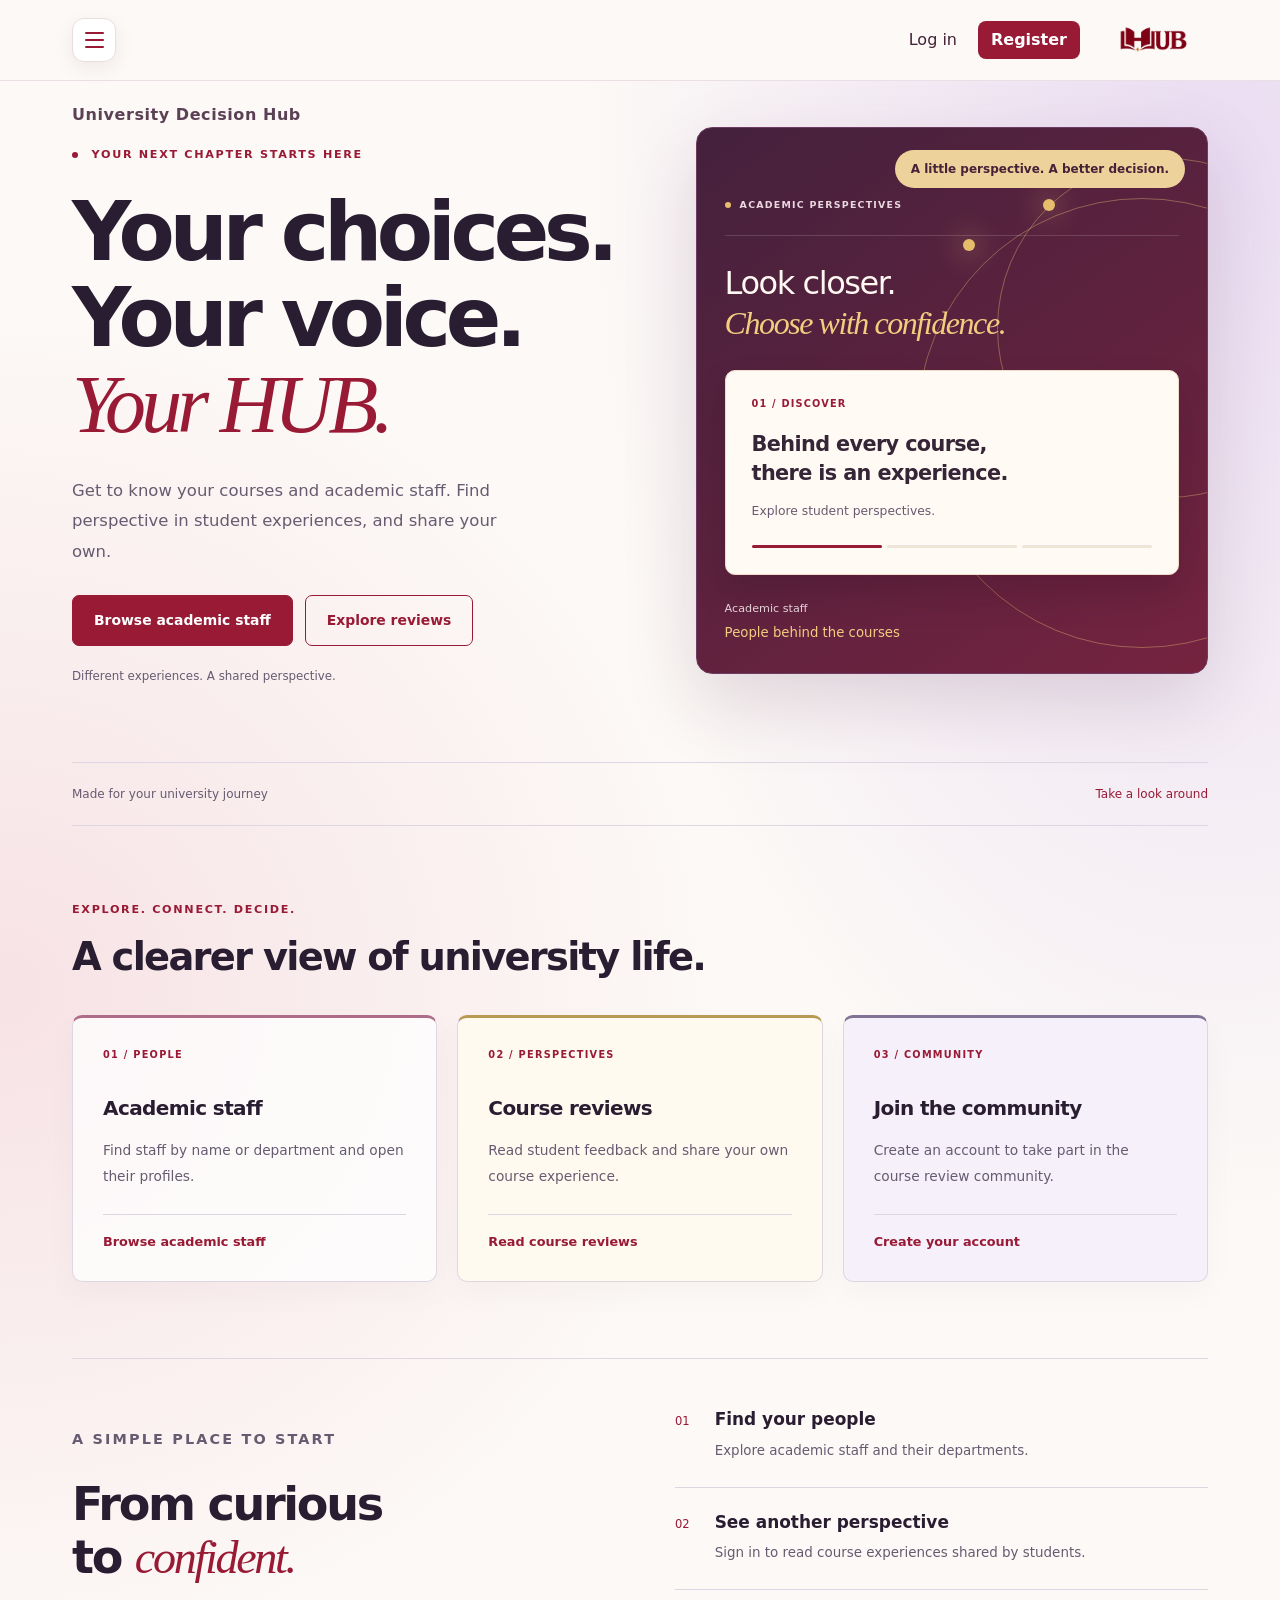
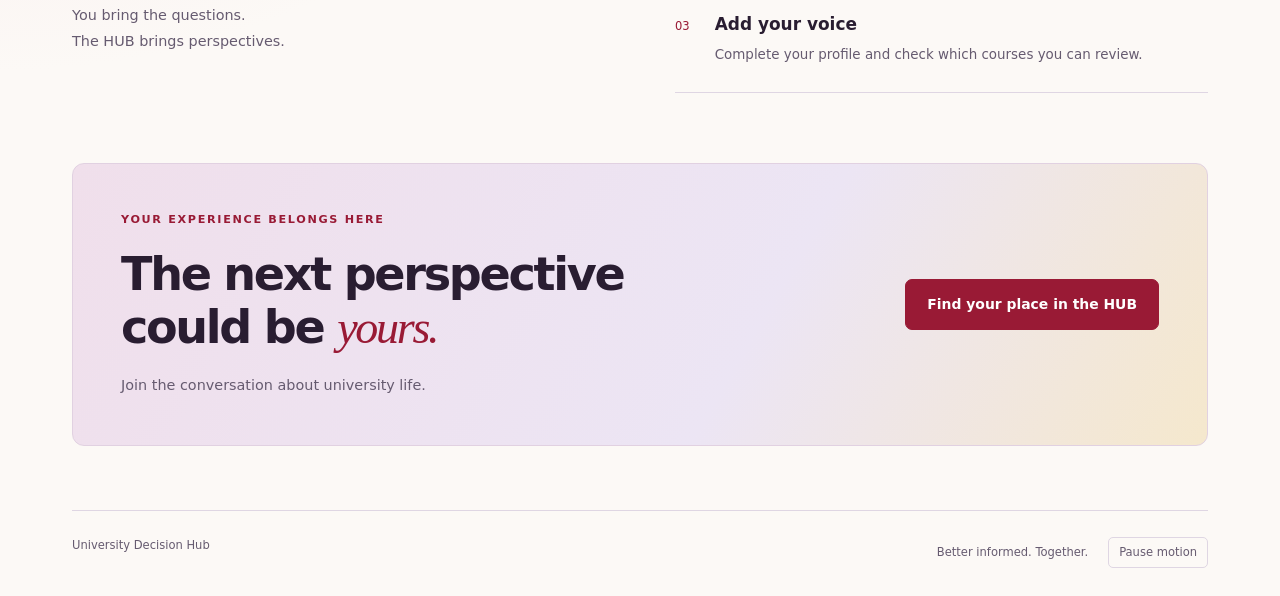
<file: Frontend/index.html>
<!DOCTYPE html>
<html lang="en">
<head>
  <meta charset="UTF-8">
  <meta name="viewport" content="width=device-width, initial-scale=1.0">
  <meta name="description" content="Explore academic staff and course reviews with University Decision Hub.">
  <title>University Decision Hub</title>
  <link rel="stylesheet" href="css/shared/global.css">
  <link rel="stylesheet" href="css/shared/navbar.css?v=shared-drawer-20261120">
  <link rel="stylesheet" href="css/pages/home.css?v=review-style-3">
</head>
<body class="home-body">
  <main class="page home-page">
    <section class="home-hero" aria-labelledby="home-title">
      <div class="home-hero-copy">
      <p class="home-university-name">University Decision Hub</p>
      <p class="home-eyebrow"><span></span> Your next chapter starts here</p>
      <h1 id="home-title">Your choices.<br>Your voice.<br><em>Your HUB.</em></h1>
      <p class="home-lead">Get to know your courses and academic staff. Find perspective in student experiences, and share your own.</p>
      <div class="home-actions">
        <a class="button" href="Pages/reviews/instructors.html">Browse academic staff</a>
        <a class="button secondary" href="Pages/reviews/reviews.html" data-members-path="Pages/reviews/reviews.html">Explore reviews </a>
      </div>
      <p class="home-hero-footnote">Different experiences. A shared perspective.</p>
      </div>
      <div class="home-visual" aria-hidden="true"><div class="home-orbit home-orbit-one"></div><div class="home-orbit home-orbit-two"></div>
        <div class="home-floating-note">A little perspective. A better decision.</div><div class="home-preview-header"><span class="home-preview-dot"></span> ACADEMIC PERSPECTIVES </div>
        <div class="home-preview-heading">Look closer.<br><em>Choose with confidence.</em></div>
        <div class="home-preview-card"><span class="home-card-label">01 / DISCOVER</span><strong>Behind every course,<br>there is an experience.</strong><span>Explore student perspectives.</span><div class="home-card-lines"><i></i><i></i><i></i></div></div>
        <div class="home-preview-bottom"><span>Academic staff<br><strong>People behind the courses</strong></span></div>
      </div>
    </section>

    <div class="home-section-divider"><span>Made for your university journey</span><a href="#features-title">Take a look around </a></div>

    <section class="home-features home-reveal" aria-labelledby="features-title">
      <p class="home-eyebrow">Explore. Connect. Decide.</p>
      <h2 id="features-title">A clearer view of university life.</h2>
      <div class="home-feature-grid">
        <article class="home-feature">
          <span class="home-feature-number">01 / PEOPLE</span>
          <h3>Academic staff</h3>
          <p>Find staff by name or department and open their profiles.</p>
          <a href="Pages/reviews/instructors.html">Browse academic staff </a>
        </article>
        <article class="home-feature">
          <span class="home-feature-number">02 / PERSPECTIVES</span>
          <h3>Course reviews</h3>
          <p>Read student feedback and share your own course experience.</p>
          <a href="Pages/reviews/reviews.html" data-members-path="Pages/reviews/reviews.html">Read course reviews </a>
        </article>
        <article class="home-feature">
          <span class="home-feature-number">03 / COMMUNITY</span>
          <h3>Join the community</h3>
          <p>Create an account to take part in the course review community.</p>
          <a href="Pages/auth/register.html">Create your account </a>
        </article>
      </div>
    </section>

    <section class="home-journey home-reveal" aria-labelledby="journey-title">
      <div><p class="home-eyebrow">A simple place to start</p><h2 id="journey-title">From curious<br>to <em>confident.</em></h2><p>You bring the questions.<br>The HUB brings perspectives.</p></div>
      <ol class="home-steps">
        <li><span class="home-step-number">01</span><div><h3>Find your people</h3><p>Explore academic staff and their departments.</p></div></li>
        <li><span class="home-step-number">02</span><div><h3>See another perspective</h3><p>Sign in to read course experiences shared by students.</p></div></li>
        <li><span class="home-step-number">03</span><div><h3>Add your voice</h3><p>Complete your profile and check which courses you can review.</p></div></li>
      </ol>
    </section>

    <section class="home-invitation home-reveal" aria-labelledby="invitation-title">
      <div><p class="home-eyebrow">Your experience belongs here</p><h2 id="invitation-title">The next perspective<br>could be <em>yours.</em></h2><p>Join the conversation about university life.</p></div>
      <a class="button" href="Pages/auth/register.html">Find your place in the HUB </a>
    </section>

    <footer class="home-footer"><span>University Decision Hub</span><div><span>Better informed. Together.</span><button class="home-motion-toggle" type="button" aria-pressed="false" hidden>Pause motion</button></div></footer>
  </main>

  <script src="js/shared/api.js"></script>
  <script src="js/shared/navbar.js?v=shared-drawer-20261120"></script>
  <script src="js/pages/home.js"></script>
</body>
</html>
</file>
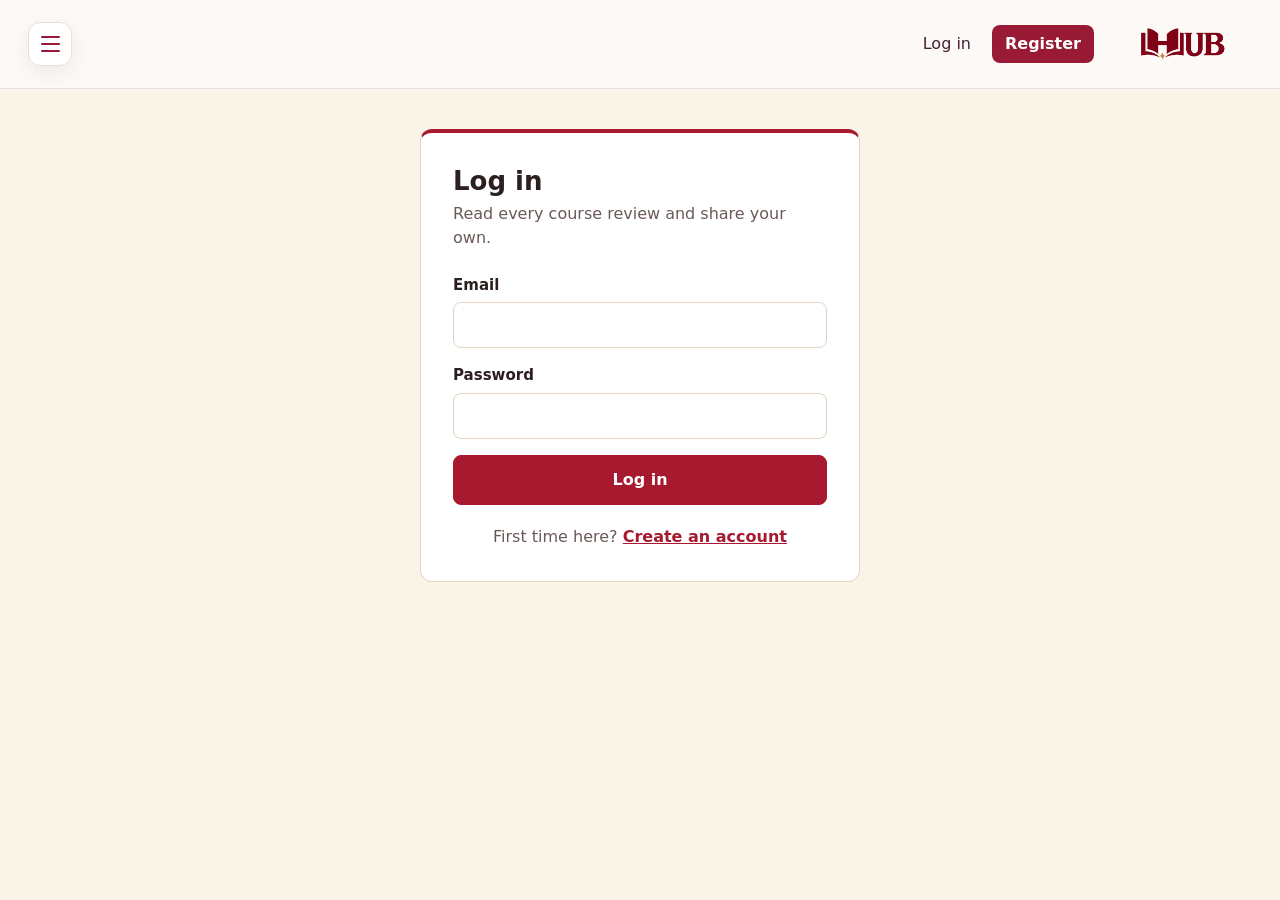
<file: Frontend/Pages/auth/login.html>
<!DOCTYPE html>
<html lang="en">
<head>
  <meta charset="UTF-8">
  <meta name="viewport" content="width=device-width, initial-scale=1.0">
  <title>Log in · University Decision Hub</title>
  <link rel="stylesheet" href="../../css/shared/global.css">
  <link rel="stylesheet" href="../../css/shared/navbar.css?v=shared-drawer-20261120">
  <link rel="stylesheet" href="../../css/pages/auth.css">
</head>
<body>
  <main class="auth-shell">
    <div class="auth-card">
      <h1>Log in</h1>
      <p class="auth-lead">Read every course review and share your own.</p>

      <p class="notice" data-next-notice hidden>Log in to continue to the page you asked for.</p>

      <form data-auth-form="login" novalidate>
        <div class="field">
          <label for="email">Email</label>
          <input id="email" name="email" type="email" autocomplete="email" required>
          <p class="field-error" data-error-for="email"></p>
        </div>

        <div class="field">
          <label for="password">Password</label>
          <input id="password" name="password" type="password" autocomplete="current-password" required>
          <p class="field-error" data-error-for="password"></p>
        </div>

        <p class="form-message" data-form-message role="alert" hidden></p>

        <button type="submit" class="button">Log in</button>
      </form>

      <p class="auth-switch">First time here? <a href="register.html" data-keep-next>Create an account</a></p>
    </div>
  </main>

  <script src="../../js/shared/api.js"></script>
  <script src="../../js/shared/navbar.js?v=shared-drawer-20261120"></script>
  <script src="../../js/pages/auth.js"></script>
</body>
</html>
</file>
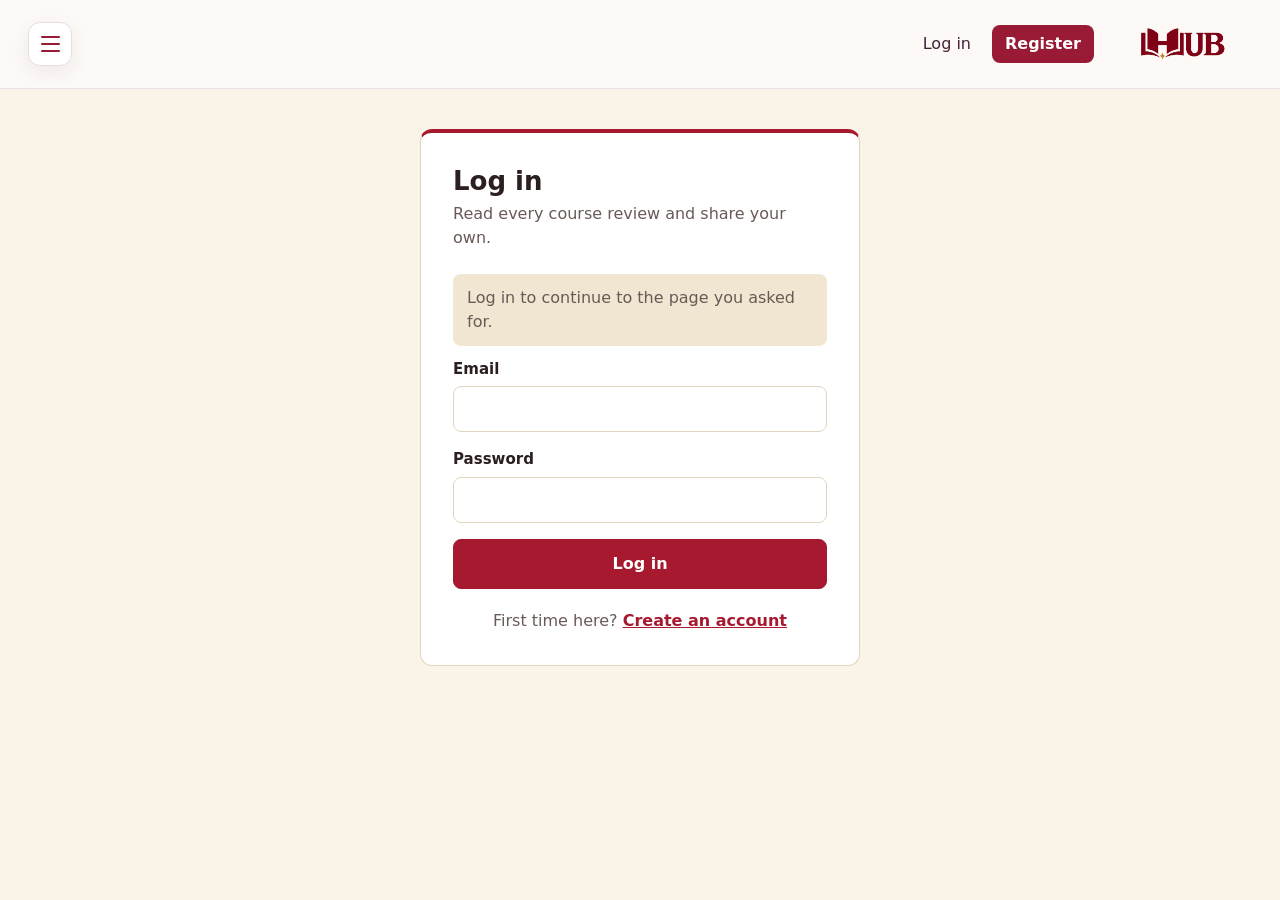
<file: Frontend/Pages/auth/profile.html>
<!DOCTYPE html>
<html lang="en">
<head>
  <meta charset="UTF-8">
  <meta name="viewport" content="width=device-width, initial-scale=1.0">
  <title>My profile · University Decision Hub</title>
  <link rel="stylesheet" href="../../css/shared/global.css">
  <link rel="stylesheet" href="../../css/shared/navbar.css?v=shared-drawer-20261120">
  <link rel="stylesheet" href="../../css/pages/auth.css">
</head>
<body>
  <main class="auth-shell">
    <div class="auth-card profile-card">
      <h1>My profile</h1>
      <p class="auth-lead">Your programme and year decide which courses you can review. Keep them up to date.</p>

      <p class="notice" data-status role="status">Loading your profile…</p>

      <section aria-label="Saved profile" data-profile-summary hidden>
        <dl class="profile-details">
          <div><dt>Full name</dt><dd data-profile-value="fullName"></dd></div>
          <div><dt>Email</dt><dd data-profile-value="email"></dd></div>
          <div><dt>Department</dt><dd data-profile-value="department"></dd></div>
          <div><dt>Programme</dt><dd data-profile-value="programme"></dd></div>
          <div><dt>Year of study</dt><dd data-profile-value="studyYear"></dd></div>
        </dl>
        <button type="button" class="button" data-profile-edit>Edit profile</button>
      </section>

      <form data-profile-form novalidate hidden>
        <fieldset class="profile-edit-fields">
          <div class="field">
            <label for="email">Email</label>
            <input id="email" name="email" type="email" readonly aria-describedby="email-hint">
            <p class="field-hint" id="email-hint">Your email cannot be changed here. Ask an administrator if it is wrong.</p>
          </div>

          <div class="field">
            <label for="fullName">Full name</label>
            <input id="fullName" name="fullName" type="text" autocomplete="name" maxlength="150" required>
            <p class="field-error" data-error-for="fullName"></p>
          </div>

          <div class="field-row">
            <div class="field">
              <label for="departmentId">Department</label>
              <select id="departmentId" name="departmentId" aria-describedby="department-hint">
                <option value="">Not a student</option>
              </select>
              <p class="field-hint" id="department-hint" data-department-hint role="status"></p>
              <button class="button secondary profile-retry" type="button" data-department-retry hidden>Retry departments</button>
              <p class="field-error" data-error-for="departmentId"></p>
            </div>

            <div class="field">
              <label for="studyYear">Year of study</label>
              <select id="studyYear" name="studyYear">
                <option value="">Not a student</option>
                <option value="1">1st year</option>
                <option value="2">2nd year</option>
                <option value="3">3rd year</option>
                <option value="4">4th year</option>
                <option value="5">5th year</option>
                <option value="6">6th year</option>
                <!-- Sent as isGraduate: true with no study year. -->
                <option value="graduate">Graduate</option>
              </select>
              <p class="field-error" data-error-for="studyYear"></p>
            </div>
          </div>

          <div class="field">
            <!-- Options are added from GET /api/programmes?departmentId=... for the chosen department. -->
            <label for="programmeId">Programme</label>
            <select id="programmeId" name="programmeId" aria-describedby="programme-hint">
              <option value="">Not selected</option>
            </select>
            <p class="field-hint" id="programme-hint" data-programme-hint role="status"></p>
            <button class="button secondary profile-retry" type="button" data-programme-retry hidden>Retry programmes</button>
            <p class="field-error" data-error-for="programmeId"></p>
          </div>

          <p class="form-message" data-form-message role="alert" hidden></p>

          <div class="profile-actions">
            <button type="submit" class="button">Save changes</button>
            <button type="button" class="button secondary" data-profile-cancel>Cancel</button>
          </div>
        </fieldset>
      </form>
    </div>
  </main>

  <script src="../../js/shared/api.js"></script>
  <script src="../../js/shared/navbar.js?v=shared-drawer-20261120"></script>
  <script src="../../js/pages/profile.js"></script>
</body>
</html>
</file>
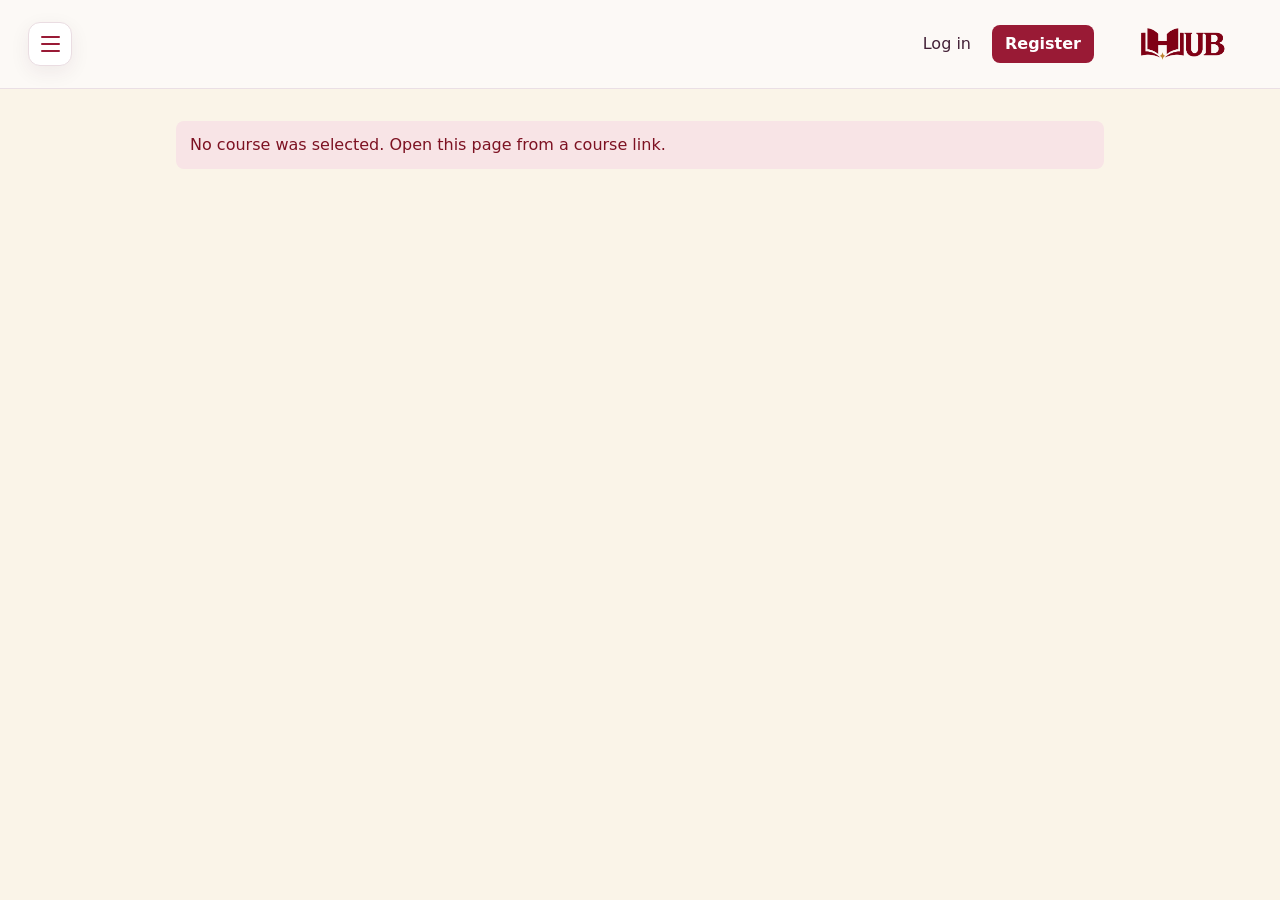
<file: Frontend/Pages/courses/course-detail.html>
<!DOCTYPE html>
<html lang="en">
<head>
  <meta charset="UTF-8">
  <meta name="viewport" content="width=device-width, initial-scale=1.0">
  <title>Course · University Decision Hub</title>
  <link rel="stylesheet" href="../../css/shared/global.css">
  <link rel="stylesheet" href="../../css/shared/navbar.css?v=shared-drawer-20261120">
  <link rel="stylesheet" href="../../css/pages/catalog-detail.css">
</head>
<body>
  <!-- Open as course-detail.html?id=<CourseId> -->
  <main class="page">
    <p class="notice" data-status role="status">Loading course…</p>

    <article data-course hidden>
      <header class="detail-header">
        <p class="detail-code" data-field="courseCode"></p>
        <h1 data-field="courseName"></h1>
        <span class="tag" data-field="courseType"></span>
      </header>

      <section class="card detail-section" aria-label="Course facts">
        <dl class="facts">
          <div><dt>Department</dt><dd data-field="department"></dd></div>
          <div><dt>Recommended year</dt><dd data-field="recommendedStudyYear"></dd></div>
          <div><dt>Credits</dt><dd data-field="courseCredit"></dd></div>
          <div><dt>ECTS</dt><dd data-field="ects"></dd></div>
        </dl>
      </section>

      <section class="card detail-section" data-description-section hidden>
        <h2>About this course</h2>
        <p class="description" data-field="courseDescription"></p>
      </section>

      <section class="card detail-section reviews-callout">
        <h2>Student reviews</h2>
        <p data-reviews-text></p>
        <a class="button" data-reviews-link></a>
        <a class="button secondary" data-write-review-link>Write a Review</a>
      </section>
    </article>
  </main>

  <script src="../../js/shared/api.js"></script>
  <script src="../../js/shared/navbar.js?v=shared-drawer-20261120"></script>
  <script src="../../js/pages/course-detail.js"></script>
</body>
</html>
</file>
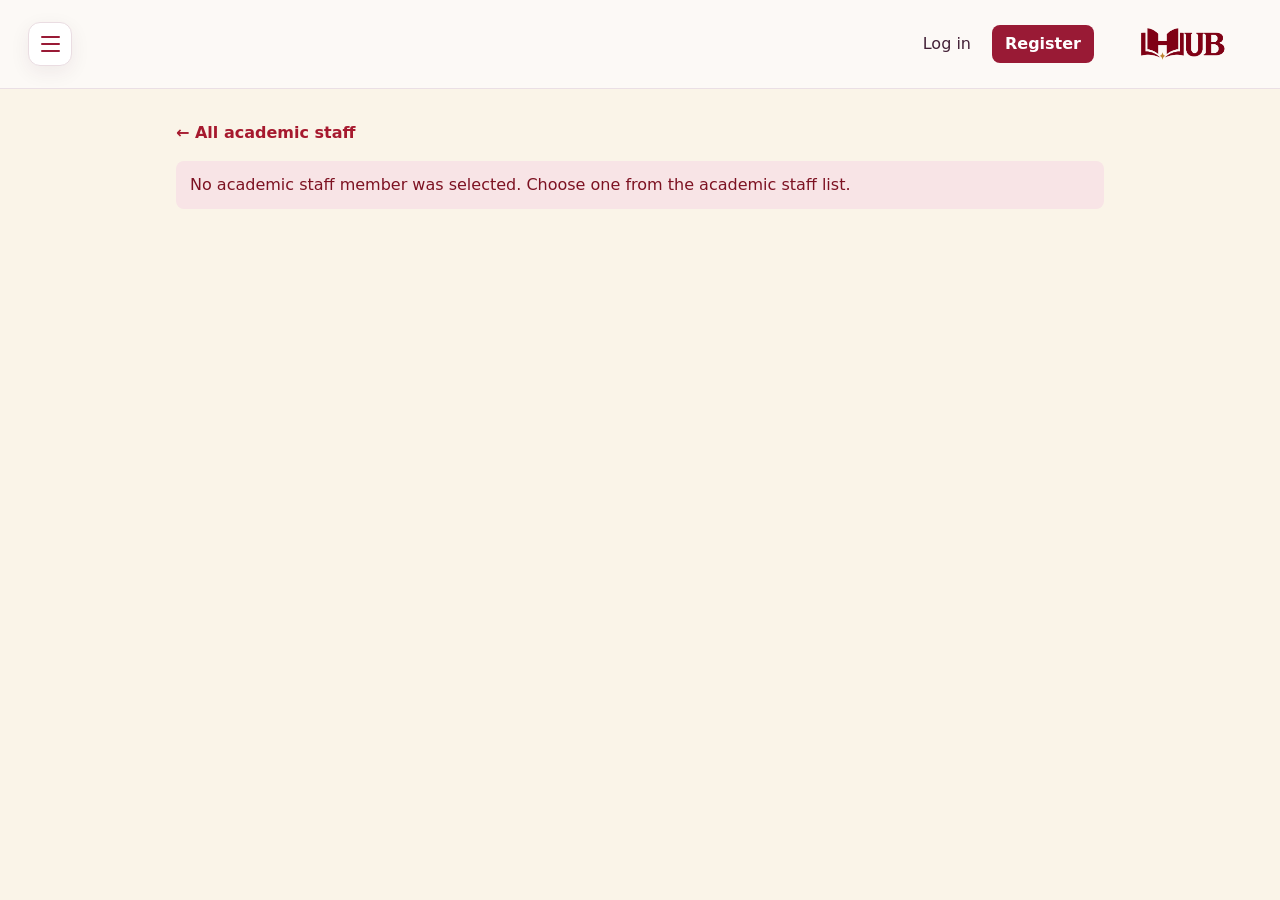
<file: Frontend/Pages/reviews/instructor-detail.html>
<!DOCTYPE html>
<html lang="en">
<head>
  <meta charset="UTF-8">
  <meta name="viewport" content="width=device-width, initial-scale=1.0">
  <title>Academic Staff · University Decision Hub</title>
  <link rel="stylesheet" href="../../css/shared/global.css">
  <link rel="stylesheet" href="../../css/shared/navbar.css?v=shared-drawer-20261120">
  <link rel="stylesheet" href="../../css/pages/catalog-detail.css">
</head>
<body>
  <!-- Open as instructor-detail.html?id=<InstructorId> -->
  <main class="page" data-page="instructor-detail">
    <a class="back-link" href="instructors.html">← All academic staff</a>

    <p class="notice" data-status role="status">Loading academic staff profile…</p>

    <article data-instructor hidden>
      <!-- 1. The instructor's own profile -->
      <header class="detail-header">
        <p class="detail-code" data-field="academicTitle"></p>
        <h1 data-field="fullName"></h1>
      </header>

      <section class="card detail-section">
        <h2>Profile</h2>
        <dl class="facts">
          <div><dt>Department</dt><dd data-field="department"></dd></div>
        </dl>
      </section>

      <!-- 2. Kept separate from the profile: reviews are about courses, not about the person (UI05) -->
      <section class="card detail-section reviews-callout">
        <h2>Course reviews</h2>
        <p data-reviews-text></p>
        <a class="button" data-reviews-link></a>
      </section>
    </article>
  </main>

  <script src="../../js/shared/api.js"></script>
  <script src="../../js/shared/navbar.js?v=shared-drawer-20261120"></script>
  <script src="../../js/pages/instructors.js"></script>
</body>
</html>
</file>
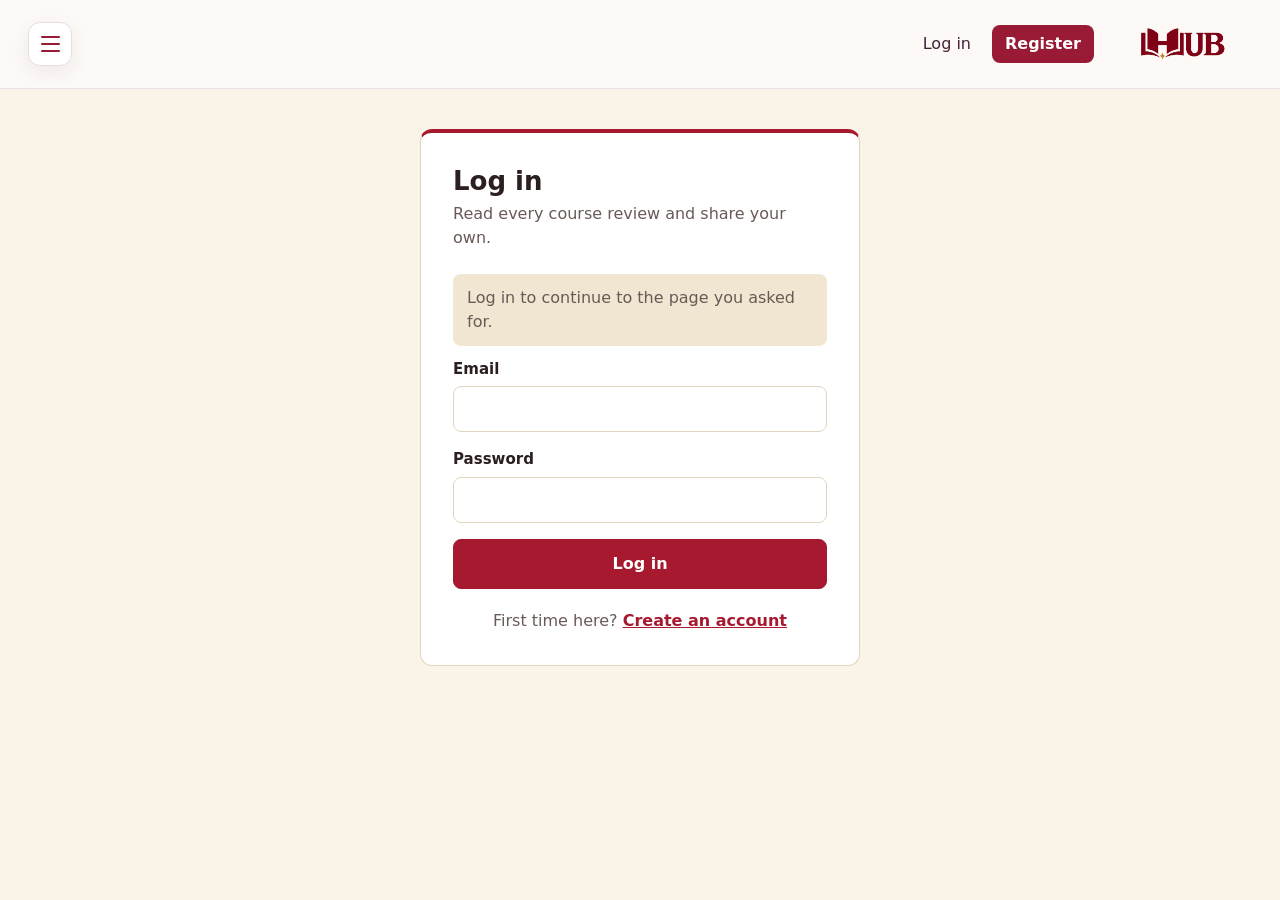
<file: Frontend/Pages/reviews/review-form.html>
<!DOCTYPE html>
<html lang="en">
<head>
  <meta charset="UTF-8">
  <meta name="viewport" content="width=device-width, initial-scale=1">
  <title>Write a Review · University Decision Hub</title>

  <link rel="stylesheet" href="../../css/shared/global.css">
  <link rel="stylesheet" href="../../css/shared/navbar.css?v=shared-drawer-20261120">
  <link rel="stylesheet" href="../../css/pages/auth.css">
  <link rel="stylesheet" href="../../css/pages/review-form.css">
  <link rel="stylesheet" href="../../css/shared/searchable-select.css">
  <link rel="stylesheet" href="../../css/pages/review-experience.css?v=2">
</head>
<body class="review-experience">
  <main class="auth-shell">
<section class="review-landing-hero"><header class="review-page-heading"><div><p class="review-eyebrow">Your voice belongs here</p><p class="review-page-label">Write a Review</p><h1>Your experience.<br><em>Your voice.</em></h1><p class="review-page-lead">Choose a course from your programme and describe your experience.</p></div><a class="review-crosslink" href="reviews.html">Explore reviews</a></header><aside class="review-perspective" aria-label="Community perspective"><span class="review-panel-label">UNIVERSITY DECISION HUB</span><p>Make it meaningful.<br><em>Your voice.</em></p><div class="review-panel-note">Share what you learned. Help someone choose with confidence.</div><span class="review-panel-foot">Different experiences. A shared perspective.</span></aside></section>
    <section class="auth-card review-form-card">


      <p class="notice" data-status role="status">
        Loading your profile and courses…
      </p>

      <p hidden data-profile-help>
        Select your programme and study year in
        <a href="../auth/profile.html">your profile</a>,
        then return to this page.
      </p>

      <form data-review-form hidden novalidate>
        <fieldset>
          <legend class="review-form-legend">Review details</legend>

          <div class="field">
            <label for="courseId">Course</label>
            <select id="courseId" name="courseId" required>
              <option value="">Choose a course</option>
            </select>
            <p class="field-hint">
              Courses come from your programme’s curricula. Type part of the
              course code or name to find it. Eligibility is checked when you submit.
            </p>
          </div>

          <div class="field">
            <div data-instructor-picker hidden>
              <label for="instructorId">Academic staff member</label>
              <select id="instructorId" name="instructorId" required disabled
                      aria-describedby="instructor-status">
                <option value="">Choose an academic staff member</option>
              </select>
            </div>
            <p id="instructor-status" class="field-hint" role="status">Choose a course to see academic staff from its faculty.</p>
          </div>

          <div class="field-row">
            <div class="field">
              <label for="academicYear">Academic year</label>
              <input
                id="academicYear"
                name="academicYear"
                type="text"
                placeholder="2025-2026"
                maxlength="9"
                required
              >
              <p class="field-hint">
                The academic year when you took the course.
              </p>
            </div>

            <div class="field">
              <label for="semester">Semester</label>
              <select id="semester" name="semester" required>
                <option value="">Choose a semester</option>
                <option value="Fall">Fall</option>
                <option value="Spring">Spring</option>
                <option value="Summer">Summer</option>
              </select>
            </div>
          </div>

          <div class="field">
            <label for="reviewText">Your review</label>
            <textarea
              id="reviewText"
              name="reviewText"
              rows="7"
              required
            ></textarea>
          </div>

          <div class="field">
            <label class="attendance-label" for="attendanceConfirmed">
              <input
                id="attendanceConfirmed"
                name="attendanceConfirmed"
                type="checkbox"
                required
              >
              <span>
                I confirm that I took this course with this academic staff member.
              </span>
            </label>
          </div>

          <p class="form-message" data-form-message role="alert" hidden></p>

          <button class="button" type="submit">Submit review</button>
        </fieldset>
      </form>

      <p hidden data-success role="status"></p>
      <a class="button" data-read-reviews hidden>Read course reviews</a>
    </section>
  </main>

  <script src="../../js/shared/api.js"></script>
  <script src="../../js/shared/navbar.js?v=shared-drawer-20261120"></script>
  <script src="../../js/shared/searchable-select.js"></script>
  <script src="../../js/pages/review-form.js"></script>
</body>
</html>
</file>
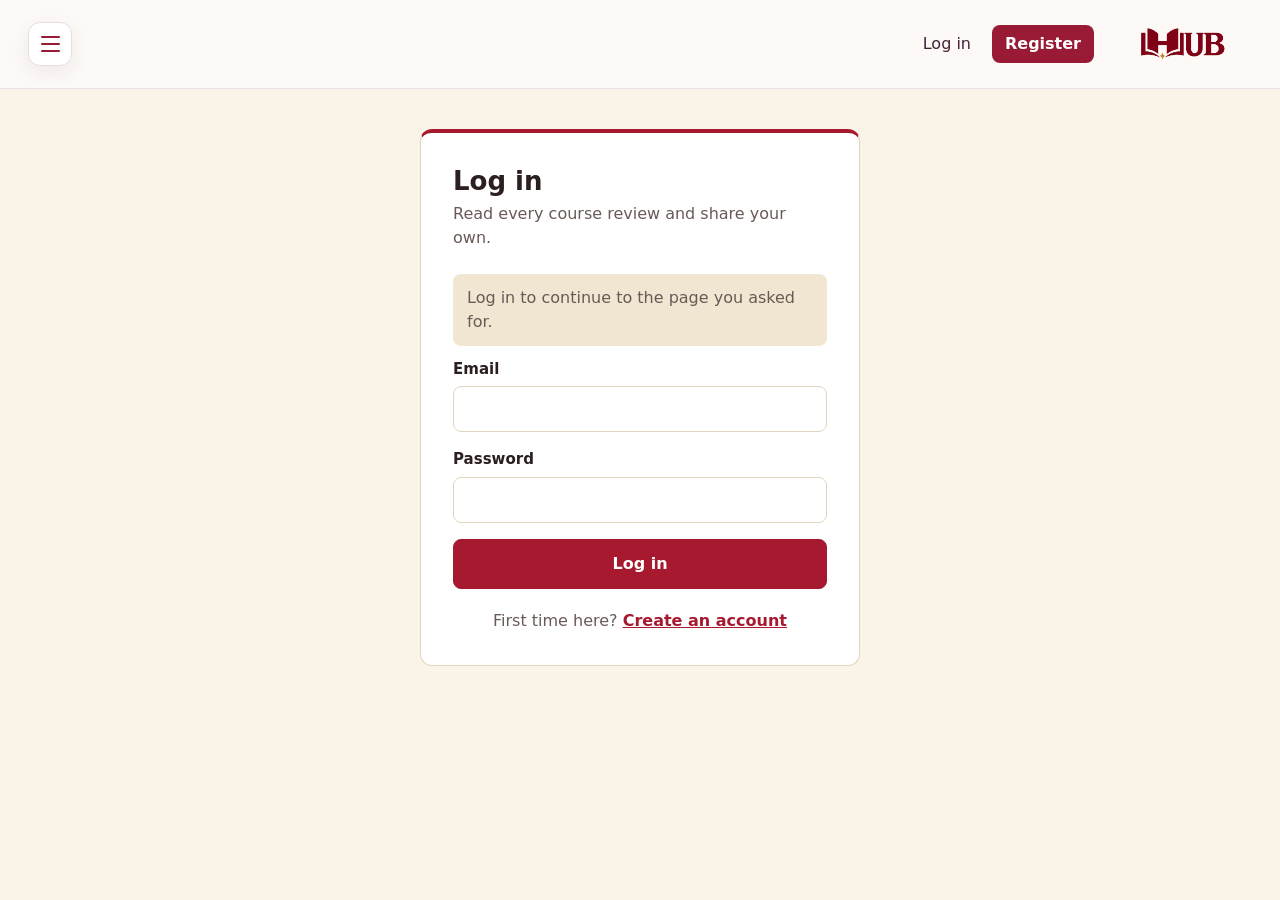
<file: Frontend/Pages/reviews/reviews.html>
<!DOCTYPE html>
<html lang="en">
<head>
  <meta charset="UTF-8">
  <meta name="viewport" content="width=device-width, initial-scale=1">
  <title>Read Reviews · University Decision Hub</title>
  <link rel="stylesheet" href="../../css/shared/global.css">
  <link rel="stylesheet" href="../../css/shared/navbar.css">
  <link rel="stylesheet" href="../../css/pages/reviews.css">
</head>
<body>
  <main class="page reviews-page">
    <h1>Read Reviews</h1>
    <form class="card review-filters" aria-label="Review filters">
      <p data-course-scope hidden>Showing reviews for the selected course. Clear filters to search all courses.</p>
      <div class="review-filter-fields">
        <label>Course code
          <input name="courseCode" placeholder="e.g. COME 327" maxlength="64">
        </label>
        <label>Course department
          <select name="departmentId"><option value="">All departments</option></select>
        </label>
        <label>Academic staff
          <select name="instructorId"><option value="">All academic staff</option></select>
        </label>
        <label>Academic year
          <input name="academicYear" placeholder="YYYY-YYYY" pattern="[0-9]{4}-[0-9]{4}" maxlength="9" title="Enter an academic year in YYYY-YYYY format">
        </label>
        <label>Semester
          <select name="semester">
            <option value="">All semesters</option>
            <option value="Fall">Fall</option>
            <option value="Spring">Spring</option>
            <option value="Summer">Summer</option>
          </select>
        </label>
      </div>
      <p class="review-catalog-status" data-catalog-status role="status" hidden></p>
      <div class="review-filter-actions">
        <button class="button" type="submit">Search reviews</button>
        <a href="reviews.html">Clear filters</a>
        <label data-moderation-filter hidden><input type="checkbox" name="includeHidden"> Include hidden reviews</label>
      </div>
    </form>

    <section aria-labelledby="review-results-title">
      <h2 id="review-results-title">Reviews</h2>
      <p class="notice" data-review-status role="status">Loading reviews…</p>
      <div class="review-results" data-review-results></div>
      <nav class="review-pagination" aria-label="Review pages" hidden>
        <!-- Filled by js/pages/reviews.js: previous arrow, page numbers, next arrow. -->
      </nav>
    </section>

    <dialog class="card review-dialog" aria-labelledby="review-dialog-title">
      <form method="dialog">
        <button class="button secondary" autofocus>Close</button>
      </form>
      <h2 id="review-dialog-title">Review detail</h2>
      <p class="review-context" data-detail-context hidden></p>
      <p class="notice" data-detail-status role="status"></p>
      <p class="review-text" data-detail-text hidden></p>
      <button class="button secondary" type="button" data-review-moderation hidden></button>
    </dialog>
  </main>
  <script src="../../js/shared/api.js"></script>
  <script src="../../js/shared/navbar.js"></script>
  <script src="../../js/pages/reviews.js"></script>
</body>
</html>
</file>
<file: Frontend/css/shared/global.css>
/* Shared look for every page: the red / white / cream palette (UI02), base typography
   and a few building blocks. Page-specific rules live in css/pages/. */
:root {
  --color-red: #a6192e;
  --color-red-dark: #7d1222;
  --color-red-soft: #f8e4e6;
  --color-cream: #faf4e8;
  --color-cream-deep: #f1e6d2;
  --color-white: #ffffff;
  --color-ink: #2b1f1f;
  --color-muted: #6a5a57;
  --color-line: #e2d5bf;
  --color-success: #1d6a3e;
  --color-success-soft: #e6f4ea;

  --radius: 8px;
  --page-width: 960px;
  --font: system-ui, -apple-system, "Segoe UI", Roboto, "Helvetica Neue", Arial, sans-serif;
}

*,
*::before,
*::after {
  box-sizing: border-box;
}

body {
  margin: 0;
  min-height: 100vh;
  background: var(--color-cream);
  color: var(--color-ink);
  font-family: var(--font);
  font-size: 16px;
  line-height: 1.5;
}

h1,
h2,
h3 {
  margin: 0 0 8px;
  line-height: 1.25;
  text-wrap: balance;
}

h1 {
  font-size: 1.75rem;
}

h2 {
  font-size: 1.25rem;
}

p {
  margin: 0 0 12px;
}

a {
  color: var(--color-red);
}

a:hover {
  color: var(--color-red-dark);
}

:focus-visible {
  outline: 3px solid rgba(166, 25, 46, 0.4);
  outline-offset: 2px;
}

[hidden] {
  display: none !important;
}

/* Centered content column used by ordinary pages. */
.page {
  width: 100%;
  max-width: var(--page-width);
  margin: 0 auto;
  padding: 32px 16px 56px;
}

.page-lead {
  color: var(--color-muted);
  margin-bottom: 24px;
}

.card {
  background: var(--color-white);
  border: 1px solid var(--color-line);
  border-radius: 12px;
  padding: 24px;
}

.button {
  display: inline-block;
  padding: 10px 18px;
  border: 1px solid var(--color-red);
  border-radius: var(--radius);
  background: var(--color-red);
  color: var(--color-white);
  font: inherit;
  font-weight: 600;
  text-decoration: none;
  cursor: pointer;
}

.button:hover {
  background: var(--color-red-dark);
  border-color: var(--color-red-dark);
  color: var(--color-white);
}

.button:disabled {
  opacity: 0.6;
  cursor: progress;
}

.button.secondary {
  background: var(--color-white);
  color: var(--color-red);
}

.button.secondary:hover {
  background: var(--color-red-soft);
  color: var(--color-red-dark);
}

/* A status line for loading, empty and error states. */
.notice {
  padding: 12px 14px;
  border-radius: var(--radius);
  background: var(--color-cream-deep);
  color: var(--color-muted);
}

.notice.error {
  background: var(--color-red-soft);
  color: var(--color-red-dark);
}

.notice.success {
  background: var(--color-success-soft);
  color: var(--color-success);
}
</file>
<file: Frontend/css/shared/navbar.css>
/* Shared header rendered by js/shared/navbar.js. */
.navbar {
  background: var(--color-red);
  color: var(--color-white);
}

.navbar-inner {
  max-width: var(--page-width);
  margin: 0 auto;
  padding: 10px 16px;
  display: flex;
  flex-wrap: wrap;
  align-items: center;
  gap: 8px 24px;
}

.navbar a,
.navbar button {
  color: inherit;
  font: inherit;
  text-decoration: none;
}

.navbar :focus-visible {
  outline-color: var(--color-white);
}

.navbar-brand {
  font-weight: 700;
  font-size: 1.0625rem;
  letter-spacing: 0.01em;
  white-space: nowrap;
}

.navbar-brand img { display: block; width: 94px; height: 49px; }
.navbar-inner { padding-top: 12px; padding-bottom: 12px; }
.navbar-links a, .navbar-account a, .navbar-account button {
  transition: background-color 180ms ease, color 180ms ease;
}
@media (prefers-reduced-motion: reduce) {
  .navbar a, .navbar button { transition: none; }
}

.navbar-links,
.navbar-account {
  display: flex;
  flex-wrap: wrap;
  align-items: center;
  gap: 4px;
  margin: 0;
  padding: 0;
  list-style: none;
}

.navbar-links {
  flex: 1 1 auto;
}

.navbar-links a,
.navbar-account a,
.navbar-account button {
  display: block;
  padding: 6px 12px;
  border: 1px solid transparent;
  border-radius: var(--radius);
  background: none;
  cursor: pointer;
}

.navbar-links a:hover,
.navbar-account a:hover,
.navbar-account button:hover {
  background: var(--color-red-dark);
  color: var(--color-white);
}

.navbar-links a[aria-current="page"] {
  background: var(--color-red-dark);
  font-weight: 600;
}

.navbar-account .navbar-register {
  background: var(--color-white);
  color: var(--color-red);
  font-weight: 600;
}

.navbar-account .navbar-register:hover {
  background: var(--color-cream);
  color: var(--color-red-dark);
}

.navbar-account .navbar-user {
  font-weight: 600;
  overflow-wrap: anywhere;
  font-weight: bolder;
}

.navbar-role {
  margin-left: 6px;
  padding: 1px 8px;
  border-radius: 999px;
  background: var(--color-cream);
  color: var(--color-red-dark);
  font-size: 0.75rem;
  font-weight: 700;
  vertical-align: middle;
}

/* Persistent account actions and an accessible left-side navigation drawer. */
.navbar { background:#fcf9f6; color:#442238; border-bottom:1px solid #eadfe5; }
.navbar-inner,.home-body .navbar-inner { max-width:none; padding:16px 28px; flex-wrap:nowrap; gap:18px; }
.navbar-toggle { display:flex; flex-direction:column; justify-content:center; align-items:center; gap:5px; width:44px; height:44px; flex-shrink:0; background:#fff !important; border:1px solid #eadde2; border-radius:12px; cursor:pointer; box-shadow:0 6px 20px #44223812; }
.navbar-toggle span { display:block; width:19px; height:2px; border-radius:2px; background:#991a35; }
.navbar-account { margin-left:auto; flex-wrap:nowrap; gap:8px; }
.navbar-account .navbar-register { background:#991a35; color:white; border-radius:8px; }
.navbar-account .navbar-register:hover { background:#75152b; color:white; }
.navbar-brand { flex-shrink:0; }
.navbar-brand img,.home-body .navbar-brand img { width:140px; height:56px; object-fit:contain; filter:none; }
.navbar :focus-visible { outline:2px solid #991a35; outline-offset:4px; }
.navbar-drawer { position:fixed; inset:0 auto 0 0; margin:0; padding:28px 22px; width:min(320px,85vw); height:100dvh; max-height:100dvh; max-width:85vw; background:#fcf9f6; color:#442238; border:0; border-right:1px solid #eadfe5; box-shadow:12px 0 50px #29132824; }
.navbar-drawer[open] { display:flex; flex-direction:column; gap:36px; animation:drawer-enter 220ms ease-out; }
.navbar-drawer::backdrop { background:#25162766; }
.navbar-close { align-self:flex-end; padding:10px 14px; border:1px solid #dfced6; border-radius:8px; background:transparent; cursor:pointer; }
.navbar-drawer .navbar-links { flex-direction:column; align-items:stretch; gap:12px; }
.navbar-drawer .navbar-links a { padding:16px; border-radius:10px; }
@keyframes drawer-enter { from { transform:translateX(-100%); } to { transform:translateX(0); } }
@media(max-width:600px) { .navbar-inner,.home-body .navbar-inner { padding:12px; gap:8px; } .navbar-brand img,.home-body .navbar-brand img { width:100px; height:44px; } .navbar-account { gap:2px; } .navbar-account a,.navbar-account button { padding:8px; font-size:.85rem; } .navbar-account .navbar-user { max-width:105px; overflow:hidden; text-overflow:ellipsis; white-space:nowrap; } .navbar-role { display:none; } }
@media(prefers-reduced-motion:reduce) { .navbar-drawer[open] { animation:none; } }
.navbar .navbar-close { background:#991a35; color:#fff; border-color:#991a35; font-weight:600; }
.navbar .navbar-close:hover { background:#75152b; }

/* The current page keeps its cream text on the bordeaux highlight (the menu text is dark otherwise). */
.navbar .navbar-links a[aria-current="page"] { color:var(--color-cream); }
</file>
<file: Frontend/css/pages/home.css>
/* Landing page: editorial type, clear hierarchy and restrained motion. */
.home-body { background: #faf7f1; }

.home-body .navbar-inner { max-width: 1200px; padding-inline: 32px; }
.home-page { max-width: 1200px; padding: 76px 32px 28px; font-family: 'Segoe UI Variable', 'Segoe UI', system-ui, sans-serif; }
.home-hero { display: grid; grid-template-columns: 1.1fr 1fr; gap: 72px; align-items: center; min-height: 550px; margin-bottom: 64px; }
.home-eyebrow { color: var(--color-red); font-size: .7rem; font-weight: 700; letter-spacing: .15em; text-transform: uppercase; margin-bottom: 25px; }
.home-eyebrow > span { display: inline-block; width: 6px; height: 6px; margin-right: 8px; border-radius: 50%; background: var(--color-red); }
.home-hero h1 { font-size: clamp(3.25rem, 6.4vw, 5.3rem); font-weight: 650; line-height: 1.05; letter-spacing: -.065em; }
.home-hero h1 em { color: var(--color-red); font-family: Georgia, 'Times New Roman', serif; font-weight: 400; letter-spacing: -.06em; }
.home-lead { color: var(--color-muted); max-width: 43ch; font-size: 1.03rem; line-height: 1.85; margin-top: 28px; }
.home-actions { display: flex; flex-wrap: wrap; gap: 12px; margin-top: 28px; }
.home-actions .button, .home-invitation .button { border-radius: 7px; padding: 14px 21px; font-size: .87rem; font-weight: 600; text-decoration: none; transition: transform 180ms ease, box-shadow 180ms ease; }
.home-actions .button:hover, .home-invitation .button:hover { transform: translateY(-2px); box-shadow: 0 8px 20px #a6192e18; }
.home-actions .secondary { background: transparent; }
.home-actions .secondary span { margin-left: 12px; }
.home-hero-footnote { color: var(--color-muted); font-size: .74rem; margin-top: 22px; }
.home-visual { position: relative; border: 1px solid #ddd3c5; border-radius: 16px; background: #f0e9de; padding: 28px; box-shadow: 0 24px 65px #4932250d; overflow: hidden; }
.home-preview-header { display: flex; align-items: center; gap: 9px; color: #75645c; font-size: .59rem; font-weight: 600; letter-spacing: .13em; padding-bottom: 23px; border-bottom: 1px solid #d9cebd; }
.home-preview-dot { width: 6px; height: 6px; border-radius: 50%; background: var(--color-red); }
.home-preview-arrow { margin-left: auto; font-size: 20px; font-weight: 400; }
.home-preview-heading { font-size: clamp(1.6rem, 2.5vw, 2.1rem); line-height: 1.25; letter-spacing: -.045em; padding-block: 27px; }
.home-preview-heading em { font-family: Georgia, serif; font-weight: 400; color: var(--color-red); }
.home-preview-card { padding: 26px; border: 1px solid #e1d7c9; border-radius: 10px; background: #fffdf9; animation: home-breathe 6s ease-in-out infinite; }
.home-card-label { display: block; color: var(--color-red); font-size: .61rem; font-weight: 700; letter-spacing: .12em; margin-bottom: 18px; }
.home-preview-card strong { display: block; font-size: 1.3rem; line-height: 1.4; font-weight: 600; letter-spacing: -.03em; }
.home-preview-card > span:last-of-type { display: block; color: var(--color-muted); font-size: .77rem; margin-top: 14px; }
.home-card-lines { display: flex; gap: 5px; margin-top: 25px; }
.home-card-lines i { height: 3px; border-radius: 4px; background: #eee5d8; flex: 1; }
.home-card-lines i:first-child { background: var(--color-red); }
.home-preview-bottom { display: flex; align-items: center; gap: 12px; margin-top: 23px; color: #75645c; font-size: .7rem; line-height: 1.9; }
.home-preview-bottom strong { color: var(--color-ink); font-weight: 500; font-size: .83rem; }
.home-section-divider { display: flex; justify-content: space-between; gap: 16px; padding-block: 22px; border-top: 1px solid var(--color-line); border-bottom: 1px solid var(--color-line); color: var(--color-muted); font-size: .75rem; }
.home-section-divider a { text-decoration: none; }
.home-section-divider a span { margin-left: 15px; }
.home-features { padding-block: 76px; }
.home-features .home-eyebrow { margin-bottom: 14px; }
.home-features h2 { font-size: clamp(1.7rem, 3vw, 2.4rem); font-weight: 600; letter-spacing: -.045em; margin-bottom: 34px; }
.home-feature-grid { display: grid; grid-template-columns: repeat(3, minmax(0, 1fr)); gap: 20px; }
.home-feature { display: flex; flex-direction: column; align-items: stretch; padding: 30px; border-radius: 10px; border: 1px solid var(--color-line); background: #fffdf9; transition: transform 200ms ease, border-color 200ms ease; }
.home-feature:hover { transform: translateY(-4px); border-color: var(--color-red); }
.home-feature-number { color: var(--color-red); font-size: .61rem; letter-spacing: .13em; font-weight: 700; margin-bottom: 34px; }
.home-feature h3 { font-size: 1.25rem; font-weight: 600; letter-spacing: -.03em; }
.home-feature p { flex: 1; color: var(--color-muted); font-size: .86rem; line-height: 1.85; margin-top: 9px; margin-bottom: 25px; }
.home-feature a { display: flex; align-items: center; justify-content: space-between; gap: 8px; font-size: .8rem; font-weight: 600; text-decoration: none; padding-top: 17px; border-top: 1px solid var(--color-line); }
.home-feature a:hover { text-decoration: underline; text-underline-offset: 4px; }
.home-journey { display: grid; grid-template-columns: 1fr 1fr; gap: 70px; padding: 50px 0 70px; border-top: 1px solid var(--color-line); }
.home-journey h2, .home-invitation h2 { font-size: clamp(2rem, 3.6vw, 3.2rem); font-weight: 600; letter-spacing: -.05em; line-height: 1.15; }
.home-journey h2 em, .home-invitation h2 em { font-family: Georgia, serif; color: var(--color-red); font-weight: 400; }
.home-journey p { color: var(--color-muted); font-size: .9rem; line-height: 1.8; margin-top: 18px; }
.home-steps { list-style: none; padding: 0; margin: 0; }
.home-steps li { display: flex; gap: 25px; padding: 24px 0; border-bottom: 1px solid var(--color-line); }
.home-steps li:first-child { padding-top: 0; }
.home-step-number { font-size: .72rem; color: var(--color-red); padding-top: 4px; }
.home-steps h3 { font-size: 1.06rem; font-weight: 600; }
.home-steps p { margin: 8px 0 0; font-size: .84rem; }
.home-invitation { display: flex; align-items: center; justify-content: space-between; gap: 35px; padding: 48px; border-radius: 12px; background: #efe6da; }
.home-invitation .home-eyebrow { margin-bottom: 20px; }
.home-invitation p:last-child { color: var(--color-muted); font-size: .9rem; margin-top: 20px; margin-bottom: 0; }
.home-invitation .button { flex-shrink: 0; }
.home-footer { display: flex; justify-content: space-between; flex-wrap: wrap; gap: 18px; color: var(--color-muted); font-size: .72rem; border-top: 1px solid var(--color-line); padding-top: 26px; margin-top: 64px; }
.home-footer > div { display: flex; align-items: center; flex-wrap: wrap; gap: 20px; }
.home-motion-toggle { font: inherit; color: inherit; background: transparent; border: 1px solid var(--color-line); border-radius: 5px; padding: 6px 10px; cursor: pointer; }
.home-reveal-ready { opacity: 0; transform: translateY(18px); transition: opacity 600ms ease, transform 600ms ease; }
.home-reveal-ready.is-visible { opacity: 1; transform: none; }
@keyframes home-breathe { 0%,100% { transform: translateY(0); } 50% { transform: translateY(-4px); } }
.home-motion-paused .home-preview-card { animation-play-state: paused; }
.home-motion-paused .home-reveal { opacity: 1; transform: none; transition: none; }
@media (max-width: 900px) { .home-hero { gap: 35px; } .home-feature { padding: 23px; } }
@media (max-width: 760px) { .home-page { padding: 44px 24px 24px; } .home-body .navbar-inner { padding-inline: 24px; } .home-hero { grid-template-columns: 1fr; gap: 40px; margin-bottom: 40px; } .home-hero-copy { max-width: 600px; } .home-visual { width: 100%; max-width: 520px; } .home-feature-grid { grid-template-columns: 1fr; } .home-features { padding-block: 48px; } .home-journey { grid-template-columns: 1fr; gap: 30px; padding-bottom: 45px; } .home-invitation { flex-direction: column; align-items: flex-start; padding: 30px; } }
@media (max-width: 400px) { .home-page { padding-inline: 18px; } .home-body .navbar-inner { padding-inline: 18px; } .home-section-divider { flex-direction: column; gap: 8px; } .home-visual { padding: 20px; } .home-preview-card { padding: 20px; } .home-actions .button { width: 100%; text-align: center; } .home-invitation .button { white-space: normal; } }
@media (prefers-reduced-motion: reduce) { .home-preview-card { animation: none; } .home-actions .button, .home-invitation .button, .home-feature, .home-reveal { transition: none; } .home-feature:hover, .home-actions .button:hover, .home-invitation .button:hover, .home-reveal { transform: none; } .home-reveal { opacity: 1; } }

/* Bookmark identity and richer, homepage-only colour treatment. */
.home-body { --color-red: #991a35; --color-ink: #291d31; --color-muted: #665b70; --color-line: #dfd6e3; background: radial-gradient(ellipse at 95% 8%, #eadcf2 0, transparent 37%), radial-gradient(ellipse at 0 45%, #f7e2e5 0, transparent 40%), #fcf9f6; }

.home-page { padding-top: 22px; }
.home-brand-row { display:flex; justify-content:space-between; align-items:center; gap:24px; margin-bottom:34px; }
.home-brand-row > span { font-size:.75rem; letter-spacing:.16em; font-weight:700; color:#766176; }
.home-brand-row img { width:180px; height:76px; object-fit:contain; }
.home-hero { gap:60px; }
.home-visual { isolation:isolate; background:linear-gradient(145deg,#44213d,#75233f); color:#fff7f2; border-color:#6e3c62; box-shadow:0 28px 75px #49203e26; padding-top:70px; }
.home-preview-header,.home-preview-bottom { color:#ead7e0; border-color:#ffffff26; }
.home-preview-heading em,.home-preview-bottom strong { color:#f2cd80; }
.home-preview-dot { background:#e6bd6a; }
.home-preview-card { position:relative; background:#fffaf4; color:#352537; border:1px solid #eedccb; box-shadow:0 18px 35px #16071626; }
.home-floating-note { position:absolute; top:22px; right:22px; background:#eed29b; color:#452238; border-radius:50px; padding:10px 16px; font-size:.75rem; font-weight:600; animation:home-note-drift 7s ease-in-out infinite; }
.home-orbit { position:absolute; z-index:-1; border:1px solid #e8bd7666; border-radius:50%; width:340px; height:340px; right:-130px; top:30px; animation:home-orbit 20s linear infinite; }
.home-orbit::after { content:""; position:absolute; left:45px; top:40px; width:12px; height:12px; border-radius:50%; background:#e6bd6a; box-shadow:0 0 28px #ebc582; }
.home-orbit-two { width:450px; height:450px; top:70px; right:-160px; animation-direction:reverse; animation-duration:30s; }
.home-feature { background:#ffffffbc; border-top:3px solid #ae6c88; box-shadow:0 12px 32px #48254008; }
.home-feature:nth-child(2) { border-top-color:#b99a55; background:#fffaf0; }
.home-feature:nth-child(3) { border-top-color:#817296; background:#f5f0fa; }
.home-feature:hover { box-shadow:0 18px 40px #48254015; }
.home-invitation { background:linear-gradient(120deg,#f0dfeb,#ece5f4 60%,#f5e8cd); border:1px solid #e1d1e1; }
.home-hero-copy { animation:home-copy-enter .8s ease-out both; }
.home-body .navbar-brand img { width:110px; height:48px; object-fit:contain; }
@keyframes home-note-drift { 0%,100% { transform:translateY(0); } 50% { transform:translateY(-5px); } }
@keyframes home-orbit { to { transform:rotate(360deg); } }
@keyframes home-copy-enter { from { opacity:0; transform:translateY(16px); } to { opacity:1; transform:translateY(0); } }
.home-motion-paused *, .home-motion-paused *::after { animation-play-state:paused !important; }
@media(max-width:760px) { .home-brand-row { margin-bottom:28px; } .home-brand-row > span { font-size:.65rem; max-width:130px; line-height:1.6; } .home-brand-row img { width:145px; height:65px; } .home-visual { max-width:none; } }
@media(prefers-reduced-motion:reduce) { .home-orbit,.home-floating-note,.home-hero-copy { animation:none; } }
.home-university-name { color:#5c4055; font-size:1rem; font-weight:600; letter-spacing:.035em; margin:0 0 20px; }
</file>
<file: Frontend/css/pages/auth.css>
/* Login and Register pages. Colours come from css/shared/global.css. */
.auth-shell {
  display: flex;
  justify-content: center;
  padding: 40px 16px 56px;
}

.auth-card {
  width: 100%;
  max-width: 440px;
  padding: 32px;
  background: var(--color-white);
  border: 1px solid var(--color-line);
  border-top: 4px solid var(--color-red);
  border-radius: 12px;
}

.auth-card h1 {
  margin-bottom: 4px;
  font-size: 1.625rem;
}

.auth-lead {
  margin-bottom: 24px;
  color: var(--color-muted);
}

.field {
  margin-bottom: 16px;
}

.field-row {
  display: grid;
  grid-template-columns: 1fr 1fr;
  gap: 16px;
}

.field label {
  display: block;
  margin-bottom: 6px;
  font-size: 0.9375rem;
  font-weight: 600;
}

.field input,
.field select {
  width: 100%;
  padding: 10px 12px;
  border: 1px solid var(--color-line);
  border-radius: var(--radius);
  background: var(--color-white);
  color: inherit;
  font: inherit;
}

.field input:focus-visible,
.field select:focus-visible {
  border-color: var(--color-red);
}

.field input[aria-invalid="true"],
.field select[aria-invalid="true"] {
  border-color: var(--color-red);
  background: var(--color-red-soft);
}

.field-hint,
.field-error {
  margin: 4px 0 0;
  font-size: 0.8125rem;
}

.field-hint {
  color: var(--color-muted);
}

.field-error {
  color: var(--color-red-dark);
  font-weight: 600;
}

.field-error:empty {
  display: none;
}

.auth-recovery {
  text-align: right;
}

.auth-recovery-label {
  padding: 0;
  border: 0;
  background: none;
  color: inherit;
  font: inherit;
  font-weight: 600;
}

.form-message {
  margin: 0 0 16px;
  padding: 10px 12px;
  border-radius: var(--radius);
  font-size: 0.9375rem;
}

.form-message.error {
  background: var(--color-red-soft);
  color: var(--color-red-dark);
}

.form-message.success {
  background: var(--color-success-soft);
  color: var(--color-success);
}

.auth-card .button {
  width: 100%;
  padding: 12px 16px;
}

.auth-switch {
  margin: 20px 0 0;
  color: var(--color-muted);
  text-align: center;
}

.auth-switch a {
  font-weight: 600;
}

@media (max-width: 480px) {
  .auth-card {
    padding: 24px 20px;
  }

  .field-row {
    grid-template-columns: 1fr;
    gap: 0;
  }
}

.profile-card {
  max-width: 540px;
}

.profile-details {
  margin: 0 0 24px;
}

.profile-details > div {
  padding: 10px 0;
  border-bottom: 1px solid var(--color-line);
}

.profile-details dt {
  color: var(--color-muted);
  font-size: 0.875rem;
}

.profile-details dd {
  margin: 2px 0 0;
  font-weight: 600;
  overflow-wrap: anywhere;
}

.profile-edit-fields {
  min-width: 0;
  margin: 0;
  padding: 0;
  border: 0;
}

.profile-actions {
  display: flex;
  flex-wrap: wrap;
  gap: 8px;
}

.profile-card .profile-actions .button,
.profile-card .profile-retry {
  width: auto;
}

.profile-card .profile-retry {
  margin-top: 8px;
  padding: 6px 12px;
}
</file>
<file: Frontend/css/pages/catalog-detail.css>
/* Course detail, instructor list and instructor detail pages. Colours come from css/shared/global.css. */
.back-link {
  display: inline-block;
  margin-bottom: 16px;
  font-weight: 600;
  text-decoration: none;
}

.back-link:hover {
  text-decoration: underline;
}

.detail-header {
  margin-bottom: 24px;
}

.detail-code {
  margin: 0 0 4px;
  color: var(--color-red);
  font-weight: 700;
  letter-spacing: 0.03em;
}

.detail-header h1 {
  overflow-wrap: anywhere;
}

.tag {
  display: inline-block;
  margin-top: 4px;
  padding: 2px 10px;
  border-radius: 999px;
  background: var(--color-cream-deep);
  color: var(--color-ink);
  font-size: 0.8125rem;
  font-weight: 600;
}

.detail-section {
  margin-bottom: 20px;
}

.detail-section > h2 {
  margin-bottom: 12px;
}

/* Label / value pairs. */
.facts {
  display: grid;
  grid-template-columns: repeat(auto-fit, minmax(160px, 1fr));
  gap: 16px;
  margin: 0;
}

.facts dt {
  color: var(--color-muted);
  font-size: 0.8125rem;
  font-weight: 600;
  text-transform: uppercase;
  letter-spacing: 0.04em;
}

.facts dd {
  margin: 2px 0 0;
  font-size: 1.0625rem;
  font-weight: 600;
  font-variant-numeric: tabular-nums;
}

.description {
  white-space: pre-line;
  overflow-wrap: anywhere;
  margin: 0;
}

/* The review block is visually set apart from the profile/catalog facts above it (UI05). */
.reviews-callout {
  background: var(--color-cream-deep);
  border-color: var(--color-line);
}

.reviews-callout p {
  max-width: 60ch;
}

/* Instructor list */
.search-form {
  display: flex;
  flex-wrap: wrap;
  align-items: flex-end;
  gap: 12px;
  margin-bottom: 20px;
}

.search-form .field {
  flex: 1 1 200px;
}

.search-form label {
  display: block;
  margin-bottom: 6px;
  font-size: 0.9375rem;
  font-weight: 600;
}

.search-form input,
.search-form select {
  width: 100%;
  height: 46px;
  padding: 10px 12px;
  border: 1px solid var(--color-line);
  border-radius: var(--radius);
  background: var(--color-white);
  color: inherit;
  font: inherit;
}

.result-count {
  margin-bottom: 12px;
  color: var(--color-muted);
  font-size: 0.9375rem;
}

.instructor-list {
  display: grid;
  grid-template-columns: repeat(auto-fill, minmax(260px, 1fr));
  gap: 12px;
  margin: 0;
  padding: 0;
  list-style: none;
}

.instructor-list a {
  display: block;
  height: 100%;
  padding: 16px;
  background: var(--color-white);
  border: 1px solid var(--color-line);
  border-radius: 12px;
  color: inherit;
  text-decoration: none;
}

.instructor-list a:hover {
  border-color: var(--color-red);
}

.instructor-name {
  display: block;
  color: var(--color-red);
  font-weight: 700;
  overflow-wrap: anywhere;
}

.instructor-meta {
  display: block;
  color: var(--color-muted);
  font-size: 0.9375rem;
}
</file>
<file: Frontend/css/pages/review-form.css>
.review-form-card {
  max-width: 640px;
}

.review-form-card fieldset {
  min-width: 0;
  margin: 0;
  padding: 0;
  border: 0;
}

.review-form-legend {
  margin-bottom: 16px;
  font-weight: 600;
}

.review-form-card textarea {
  width: 100%;
  box-sizing: border-box;
  padding: 10px 12px;
  border: 1px solid var(--color-line);
  border-radius: var(--radius);
  background: var(--color-white);
  color: inherit;
  font: inherit;
  resize: vertical;
}

.review-form-card textarea:focus-visible {
  border-color: var(--color-red);
}

.review-form-card .attendance-label {
  display: flex;
  align-items: flex-start;
  gap: 10px;
}

.review-form-card .attendance-label input {
  width: auto;
  flex: none;
  margin-top: 4px;
}
</file>
<file: Frontend/css/shared/searchable-select.css>
/* Search box with a filtered list, used with js/shared/searchable-select.js. It sits inside a .field,
   so the box itself already gets the shared input look (css/pages/auth.css). */
.ss {
  position: relative;
}

.ss-input {
  padding-right: 40px;
}

.ss-clear {
  position: absolute;
  top: 5px;
  right: 6px;
  width: 32px;
  height: 32px;
  padding: 0;
  border: 0;
  border-radius: 6px;
  background: transparent;
  color: var(--color-muted);
  font: inherit;
  font-size: 1.25rem;
  line-height: 1;
  cursor: pointer;
}

.ss-clear:hover,
.ss-clear:focus-visible {
  color: var(--color-red);
}

.ss-list {
  position: absolute;
  z-index: 20;
  top: calc(100% + 4px);
  right: 0;
  left: 0;
  max-height: 280px;
  margin: 0;
  padding: 4px;
  overflow-y: auto;
  border: 1px solid var(--color-line);
  border-radius: var(--radius);
  background: var(--color-white);
  box-shadow: 0 8px 24px rgba(43, 31, 31, 0.14);
  list-style: none;
}

.ss-option {
  padding: 8px 10px;
  border-radius: 6px;
  cursor: pointer;
}

.ss-option[aria-selected="true"] {
  font-weight: 600;
}

.ss-option.is-active {
  background: var(--color-red-soft);
}

.ss-empty,
.ss-more {
  padding: 8px 10px;
  color: var(--color-muted);
  font-size: 0.875rem;
}

/* The list floats below the count line ("12 of 201 courses match"), which stays in the normal flow. */
</file>
<file: Frontend/css/pages/review-experience.css>
/* Shared visual treatment; review fields and API contracts remain intact. */
.review-experience { --color-red:#991a35; --color-ink:#291d31; --color-muted:#695c70; --color-line:#dfd5e1; background:radial-gradient(ellipse at 100% 0,#e9dcf1,transparent 45%),radial-gradient(ellipse at 0 80%,#f7e6dd,transparent 45%),#fcf9f6; min-height:100vh; }
.review-experience .page { max-width:1180px; padding:48px 28px 72px; }
.review-page-heading { display:flex; align-items:center; justify-content:space-between; gap:24px; margin-bottom:32px; }
.review-eyebrow { color:#991a35; text-transform:uppercase; letter-spacing:.13em; font-size:.8rem; font-weight:700; margin:0 0 14px; }
.review-page-heading h1 { font-size:clamp(2.2rem,4vw,3.5rem); letter-spacing:-.045em; line-height:1.1; margin:0 0 16px; }
.review-page-lead { color:#695c70; max-width:60ch; line-height:1.8; margin:0; }
.review-crosslink { flex-shrink:0; color:#991a35; border:1px solid #cba4b3; border-radius:10px; padding:12px 18px; text-decoration:none; font-weight:600; }
.review-crosslink:hover { background:#f4e6ed; }
.review-experience .review-filters { background:#ffffffdf; border:1px solid #e2d5df; border-top:3px solid #b89450; border-radius:18px; padding:28px; box-shadow:0 16px 45px #44223808; }
.review-experience input:not([type=checkbox]),.review-experience select,.review-experience textarea { background:#fffcfa; border-radius:10px; min-height:46px; }
.review-experience input:focus-visible,.review-experience select:focus-visible,.review-experience textarea:focus-visible { outline:2px solid #a46b8e; outline-offset:2px; }
.review-experience .button { border-radius:10px; padding:12px 20px; }
.review-experience .review-card { background:#ffffffeb; border:1px solid #e4d9e5; border-left:4px solid #a57591; border-radius:14px; padding:26px; box-shadow:0 10px 30px #44223807; }
.review-experience .review-context { line-height:1.8; }
.review-experience .review-dialog { border-radius:18px; border:1px solid #d9c6d4; padding:28px; }
.review-experience .review-pagination { justify-content:center; padding:22px; }
.review-experience .auth-shell { max-width:1000px; margin:auto; padding:48px 28px 72px; }
.review-experience .review-form-card { max-width:none; border:1px solid #e2d5df; border-top:4px solid #991a35; border-radius:20px; padding:36px; background:#ffffffed; box-shadow:0 24px 65px #4422380c; }
.review-form-card .review-page-heading { align-items:flex-start; }
.review-form-card .review-page-heading h1 { font-size:clamp(2rem,4vw,3rem); }
.review-experience .review-form-legend { color:#69415c; padding-bottom:14px; border-bottom:1px solid #e4d9e5; width:100%; }
.review-experience .notice { border-radius:12px; }
.review-experience .attendance-label { background:#f6f0f8; border-radius:12px; padding:16px; }
@media(max-width:700px) { .review-page-heading { flex-direction:column; align-items:flex-start; } .review-experience .page,.review-experience .auth-shell { padding:32px 18px 48px; } .review-experience .review-form-card,.review-experience .review-filters { padding:22px; } .review-crosslink { font-size:.9rem; } }

/* Match the landing page's editorial hero and plum perspective card. */
.review-experience { font-family:'Segoe UI Variable','Segoe UI',system-ui,sans-serif; }
.review-experience .auth-shell { display:block; max-width:1180px; }
.review-landing-hero { display:grid; grid-template-columns:1.15fr 1fr; align-items:center; gap:64px; padding:18px 0 48px; }
.review-page-heading { display:block; margin:0; }
.review-page-label { font-size:.9rem; color:#5c4055; font-weight:600; margin-bottom:22px; }
.review-page-heading h1,.review-form-card .review-page-heading h1 { font-size:clamp(2.8rem,5vw,4.8rem); font-weight:650; line-height:1.06; letter-spacing:-.06em; }
.review-page-heading h1 em { font-family:Georgia,serif; font-weight:400; color:#991a35; }
.review-page-lead { font-size:1rem; line-height:1.85; margin:24px 0 28px; max-width:44ch; }
.review-crosslink { display:inline-block; background:#991a35; color:#fff; border-color:#991a35; }
.review-crosslink:hover { background:#75152b; }
.review-perspective { position:relative; overflow:hidden; background:linear-gradient(145deg,#44213d,#75233f); color:#fff7f2; padding:36px; border-radius:20px; box-shadow:0 24px 65px #49203e22; }
.review-perspective::before { content:""; position:absolute; width:260px; height:260px; border:1px solid #e6bd6a66; border-radius:50%; right:-100px; top:-90px; pointer-events:none; }
.review-panel-label { display:block; font-size:.75rem; letter-spacing:.12em; padding-bottom:22px; border-bottom:1px solid #ffffff30; color:#ead7e0; }
.review-perspective > p { position:relative; font-size:clamp(1.6rem,2.5vw,2.25rem); line-height:1.3; letter-spacing:-.035em; margin:28px 0; }
.review-perspective em { color:#f2cd80; font-family:Georgia,serif; font-weight:400; }
.review-panel-note { position:relative; padding:24px; background:#fffaf4; color:#442238; border-radius:12px; font-size:1.1rem; line-height:1.65; box-shadow:0 12px 30px #180c2520; }
.review-panel-foot { display:block; margin-top:24px; color:#ead7e0; font-size:.8rem; line-height:1.7; }
.review-experience .review-form-card { max-width:860px; margin:auto; padding:36px; }
.review-experience #review-results-title { margin:36px 0 20px; font-size:1.8rem; letter-spacing:-.03em; }
@media(max-width:760px) { .review-landing-hero { grid-template-columns:1fr; gap:28px; padding:0 0 32px; } .review-perspective { padding:26px; } .review-experience .review-form-card { padding:24px; } }
</file>
<file: Frontend/css/pages/reviews.css>
.reviews-page > h1 {
  margin-bottom: 20px;
}

.review-filters {
  margin-bottom: 32px;
}

.review-filter-fields {
  display: grid;
  grid-template-columns: repeat(5, minmax(0, 1fr));
  gap: 16px;
}

.review-filter-fields label {
  display: grid;
  gap: 6px;
  min-width: 0;
  font-weight: 600;
}

.review-filter-fields input,
.review-filter-fields select {
  width: 100%;
  min-width: 0;
  min-height: 42px;
  padding: 8px 10px;
  border: 1px solid var(--color-line);
  border-radius: var(--radius);
  background: var(--color-white);
  color: var(--color-ink);
  font: inherit;
  font-weight: 400;
}

.review-filter-actions,
.review-pagination {
  display: flex;
  flex-wrap: wrap;
  align-items: center;
  gap: 16px;
  margin-top: 18px;
}

.review-pagination {
  justify-content: center;
  gap: 8px;
}

.page-number,
.page-arrow {
  display: inline-flex;
  align-items: center;
  justify-content: center;
  min-width: 40px;
  min-height: 40px;
  padding: 0 8px;
  border: 1px solid var(--color-line);
  border-radius: var(--radius);
  background: var(--color-white);
  color: var(--color-red);
  font-weight: 600;
  text-decoration: none;
}

a.page-number:hover,
a.page-arrow:hover {
  background: var(--color-red-soft);
  color: var(--color-red-dark);
}

.page-number.current {
  border-color: var(--color-red);
  background: var(--color-red);
  color: var(--color-white);
}

.page-arrow.disabled {
  color: var(--color-muted);
  opacity: 0.5;
}

.page-gap {
  padding: 0 4px;
}

.review-results {
  display: grid;
  gap: 12px;
}

.review-card h3 {
  font-size: 1.1rem;
  text-wrap: wrap;
}

.review-context,
.review-catalog-status,
.review-pagination {
  color: var(--color-muted);
}

.review-catalog-status {
  margin: 12px 0 0;
}

.review-actions {
  display: flex;
  flex-wrap: wrap;
  gap: 12px;
}

.review-text {
  white-space: pre-wrap;
  overflow-wrap: anywhere;
}

.review-dialog {
  width: min(640px, calc(100% - 32px));
  max-height: calc(100% - 32px);
  color: var(--color-ink);
}

.review-dialog::backdrop {
  background: rgb(43 31 31 / 55%);
}

.review-dialog form {
  display: flex;
  justify-content: flex-end;
  margin-bottom: 12px;
}

@media (max-width: 750px) {
  .review-filter-fields {
    grid-template-columns: repeat(2, minmax(0, 1fr));
  }
}

@media (max-width: 420px) {
  .review-filter-fields {
    grid-template-columns: 1fr;
  }
}
</file>
